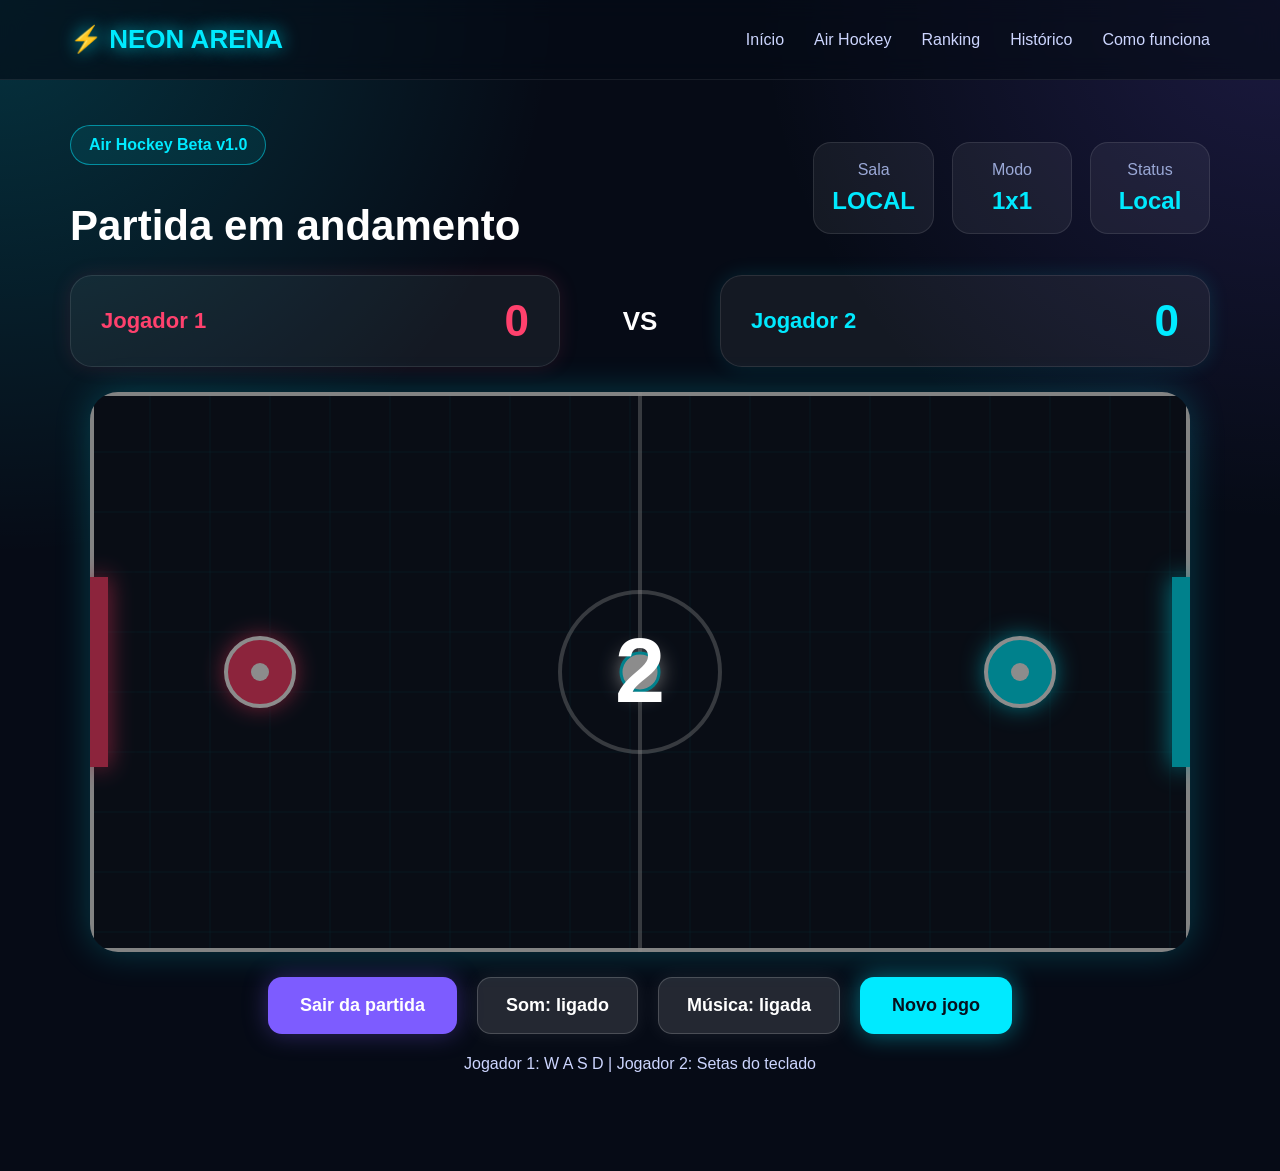
<file: frontend/game.html>
<!DOCTYPE html>
<html lang="pt-BR">

<head>
    <meta charset="UTF-8">
    <title>Partida | Neon Arena</title>
    <link rel="stylesheet" href="style.css?v=1.5.2">
</head>

<body>

    <header class="topbar">
        <div class="logo">⚡ NEON ARENA</div>
        <nav>
            <a href="index.html">Início</a>
            <a href="air-hockey.html">Air Hockey</a>
            <a href="ranking.html">Ranking</a>
            <a href="historico.html">Histórico</a>
            <a href="como-funciona.html">Como funciona</a>
        </nav>
    </header>

    <main class="match-page">

        <section class="match-header">

            <div>
                <span class="badge">Air Hockey Beta v1.0</span>
                <h1>Partida em andamento</h1>
            </div>

            <div class="match-info">
                <div>
                    <span>Sala</span>
                    <strong id="roomCode">----</strong>
                </div>
                <div>
                    <span>Modo</span>
                    <strong id="matchMode">1x1</strong>
                </div>
                <div>
                    <span>Status</span>
                    <strong id="connectionStatus">Local</strong>
                </div>
            </div>

        </section>

        <section class="scoreboard">

            <div class="player-score red-side">
                <span id="playerNameP1">Jogador 1</span>
                <strong id="scoreP1">0</strong>
            </div>

            <div class="versus">VS</div>

            <div class="player-score blue-side">
                <span id="playerNameP2">Jogador 2</span>
                <strong id="scoreP2">0</strong>
            </div>

        </section>

        <canvas id="gameCanvas" width="1100" height="560"></canvas>

        <section class="match-actions">
            <button class="secondary-button" onclick="voltarLobby()">
                Sair da partida
            </button>

            <button class="audio-button" id="audioButton" onclick="alternarAudio()">
                Som: ligado
            </button>

            <button class="audio-button" id="musicButton" onclick="alternarMusica()">
                Música: ligada
            </button>

            <button class="primary-button" onclick="resetarJogo()">
                Novo jogo
            </button>
        </section>

        <p class="controls-text" id="controlsText">
            Jogador 1: W A S D &nbsp;&nbsp; | &nbsp;&nbsp; Jogador 2: Setas do teclado
        </p>

        <section class="post-match-panel" id="postMatchPanel" style="display:none;">
            <div>
                <span class="badge">Resultado</span>
                <h2 id="postMatchTitle">Partida encerrada</h2>
                <p id="postMatchSubtitle">Placar final</p>
            </div>

            <div class="post-match-score">
                <div>
                    <span id="postNameP1">Jogador 1</span>
                    <strong id="postScoreP1">0</strong>
                </div>

                <div class="post-match-versus">VS</div>

                <div>
                    <span id="postNameP2">Jogador 2</span>
                    <strong id="postScoreP2">0</strong>
                </div>
            </div>

            <div class="post-match-actions">
                <button class="primary-button" onclick="resetarJogo()">
                    Novo jogo
                </button>

                <button class="secondary-button" onclick="voltarLobby()">
                    Sair da partida
                </button>

                <button class="audio-button" onclick="alternarAudio()">
                    Som ligado/desligado
                </button>

                <button class="audio-button" onclick="alternarMusica()">
                    Música ligada/desligada
                </button>
            </div>
        </section>

    </main>

    <script src="game.js?v=1.5.2"></script>

</body>

</html>
</file>
<file: frontend/style.css>
*{
    margin:0;
    padding:0;
    box-sizing:border-box;
}

body{
    min-height:100vh;
    background:
        radial-gradient(circle at top left, rgba(0,234,255,0.18), transparent 32%),
        radial-gradient(circle at top right, rgba(125,92,255,0.18), transparent 30%),
        #060b16;
    font-family:Arial, Helvetica, sans-serif;
    color:white;
}

.topbar{
    width:100%;
    height:80px;
    padding:0 70px;
    display:flex;
    align-items:center;
    justify-content:space-between;
    border-bottom:1px solid rgba(255,255,255,0.08);
    background:rgba(6,11,22,0.65);
    backdrop-filter:blur(12px);
}

.logo{
    font-size:26px;
    font-weight:bold;
    color:#00eaff;
    text-shadow:0 0 18px rgba(0,234,255,0.8);
}

nav{
    display:flex;
    gap:30px;
}

nav a{
    color:#cdd6ff;
    text-decoration:none;
    font-size:16px;
}

nav a:hover{
    color:#00eaff;
}

.hero{
    max-width:1200px;
    margin:70px auto 40px;
    padding:0 30px;
    display:grid;
    grid-template-columns:1.1fr .9fr;
    gap:50px;
    align-items:center;
}

.badge{
    display:inline-block;
    padding:10px 18px;
    border:1px solid rgba(0,234,255,0.5);
    border-radius:999px;
    color:#00eaff;
    background:rgba(0,234,255,0.08);
    margin-bottom:25px;
    font-weight:bold;
}

.hero-content h1{
    font-size:64px;
    line-height:1.05;
    margin-bottom:25px;
}

.hero-content p{
    font-size:21px;
    color:#cdd6ff;
    max-width:620px;
    line-height:1.5;
    margin-bottom:35px;
}

.hero-buttons{
    display:flex;
    gap:18px;
    margin-bottom:25px;
}

button{
    border:none;
    cursor:pointer;
    font-weight:bold;
    transition:.2s;
}

button:hover{
    transform:translateY(-2px) scale(1.02);
}

.primary-button{
    padding:17px 32px;
    border-radius:14px;
    background:#00eaff;
    color:#06101e;
    font-size:18px;
    box-shadow:0 0 25px rgba(0,234,255,0.45);
}

.coin-button{
    background:#80ffcf;
    color:#06101e;
    box-shadow:0 0 25px rgba(128,255,207,0.35);
}

.secondary-button{
    padding:17px 32px;
    border-radius:14px;
    background:#7d5cff;
    color:white;
    font-size:18px;
    box-shadow:0 0 25px rgba(125,92,255,0.35);
}

.audio-button{
    padding:17px 28px;
    border-radius:14px;
    background:rgba(255,255,255,0.12);
    color:white;
    font-size:18px;
    border:1px solid rgba(255,255,255,0.18);
    box-shadow:0 0 20px rgba(255,255,255,0.08);
}

.audio-button.muted{
    color:#ffdc50;
    border-color:rgba(255,220,80,0.35);
    background:rgba(255,220,80,0.10);
}

.room-box{
    display:flex;
    gap:12px;
}

.room-box input{
    width:230px;
    padding:15px;
    border-radius:12px;
    border:1px solid rgba(255,255,255,0.18);
    background:rgba(255,255,255,0.08);
    color:white;
    font-size:17px;
    text-align:center;
}

.room-box input::placeholder{
    color:#96a2c8;
}

.room-box button{
    padding:15px 24px;
    border-radius:12px;
    background:rgba(255,255,255,0.14);
    color:white;
    border:1px solid rgba(255,255,255,0.18);
}

.hero-card{
    background:rgba(255,255,255,0.06);
    border:1px solid rgba(255,255,255,0.10);
    border-radius:30px;
    padding:35px;
    box-shadow:0 0 40px rgba(0,234,255,0.18);
}

.hero-card h2{
    font-size:34px;
    margin-bottom:8px;
}

.game-status{
    color:#80ffcf;
    font-weight:bold;
    margin-bottom:25px;
}

.arena-preview{
    position:relative;
    height:260px;
    border-radius:22px;
    background:#101827;
    border:3px solid rgba(255,255,255,0.9);
    overflow:hidden;
    box-shadow:inset 0 0 30px rgba(0,234,255,0.18);
}

.center-line{
    position:absolute;
    left:50%;
    top:0;
    width:3px;
    height:100%;
    background:rgba(255,255,255,0.35);
}

.goal{
    position:absolute;
    width:12px;
    height:90px;
    top:85px;
}

.goal.left{
    left:0;
    background:#ff416d;
}

.goal.right{
    right:0;
    background:#00eaff;
}

.player{
    position:absolute;
    width:52px;
    height:52px;
    border-radius:50%;
    top:104px;
    box-shadow:0 0 18px currentColor;
}

.player.red{
    left:80px;
    background:#ff416d;
    color:#ff416d;
}

.player.blue{
    right:80px;
    background:#00eaff;
    color:#00eaff;
}

.puck{
    position:absolute;
    width:34px;
    height:34px;
    border-radius:50%;
    background:white;
    left:50%;
    top:50%;
    transform:translate(-50%, -50%);
    box-shadow:0 0 18px #00eaff;
}

.mini-text{
    margin-top:22px;
    color:#cdd6ff;
    font-size:16px;
    line-height:1.5;
}

.stats{
    max-width:1200px;
    margin:40px auto;
    padding:0 30px;
    display:grid;
    grid-template-columns:repeat(4,1fr);
    gap:20px;
}

.stat-card{
    background:rgba(255,255,255,0.06);
    border:1px solid rgba(255,255,255,0.10);
    border-radius:22px;
    padding:25px;
}

.stat-card span{
    display:block;
    color:#9aa8d6;
    margin-bottom:10px;
}

.stat-card strong{
    font-size:30px;
    color:#00eaff;
}

.games-section{
    max-width:1200px;
    margin:55px auto;
    padding:0 30px 60px;
}

.games-section h2{
    font-size:34px;
    margin-bottom:25px;
}

.games-grid{
    display:grid;
    grid-template-columns:repeat(4,1fr);
    gap:20px;
}

.game-card{
    padding:25px;
    border-radius:22px;
    background:rgba(255,255,255,0.05);
    border:1px solid rgba(255,255,255,0.10);
}

.game-card h3{
    font-size:22px;
    margin-bottom:12px;
}

.game-card p{
    color:#9aa8d6;
}

.game-card.active{
    border-color:rgba(0,234,255,0.8);
    box-shadow:0 0 25px rgba(0,234,255,0.18);
}

.game-lobby{
    max-width:1200px;
    margin:80px auto;
    padding:0 30px;
    display:grid;
    grid-template-columns:1.1fr .9fr;
    gap:45px;
    align-items:start;
}

.lobby-panel,
.rules-panel{
    background:rgba(255,255,255,0.06);
    border:1px solid rgba(255,255,255,0.10);
    border-radius:30px;
    padding:40px;
    box-shadow:0 0 35px rgba(0,234,255,0.12);
}

.lobby-panel h1{
    font-size:54px;
    line-height:1.05;
    margin-bottom:22px;
}

.lobby-panel p{
    font-size:20px;
    color:#cdd6ff;
    line-height:1.5;
    margin-bottom:35px;
}

.lobby-actions{
    display:flex;
    flex-direction:column;
    gap:18px;
    max-width:430px;
}

.account-panel{
    padding:18px;
    border-radius:18px;
    background:rgba(255,255,255,0.05);
    border:1px solid rgba(255,255,255,0.10);
}

.account-header{
    display:flex;
    align-items:center;
    justify-content:space-between;
    gap:12px;
    margin-bottom:14px;
}

.account-header strong{
    color:white;
    font-size:18px;
}

.account-header span,
.logged-panel span{
    color:#9aa8d6;
}

.account-panel input{
    width:100%;
    padding:14px;
    margin-bottom:10px;
    border-radius:12px;
    border:1px solid rgba(255,255,255,0.18);
    background:rgba(255,255,255,0.08);
    color:white;
    font-size:16px;
}

.account-actions{
    display:grid;
    grid-template-columns:1fr 1fr;
    gap:10px;
}

.account-actions button,
.logged-panel button{
    padding:13px 16px;
    border-radius:12px;
    background:rgba(255,255,255,0.14);
    color:white;
    border:1px solid rgba(255,255,255,0.18);
}

.logged-panel{
    flex-direction:column;
    gap:10px;
}

.logged-panel strong{
    color:#00eaff;
    font-size:22px;
}

.arena-chat-panel{
    margin-top:30px;
    padding:18px;
    border-radius:18px;
    background:rgba(255,255,255,0.05);
    border:1px solid rgba(255,255,255,0.10);
}

.arena-chat-header{
    display:flex;
    justify-content:space-between;
    align-items:center;
    gap:12px;
    margin-bottom:14px;
}

.arena-chat-header strong{
    display:block;
    color:#00eaff;
    font-size:20px;
}

.arena-chat-header span{
    display:block;
    color:#80ffcf;
    font-size:13px;
    margin-top:4px;
}

.arena-chat-messages{
    height:260px;
    overflow-y:auto;
    display:flex;
    flex-direction:column;
    gap:10px;
    padding-right:4px;
}

.arena-chat-message{
    padding:12px;
    border-radius:14px;
    background:rgba(6,11,22,0.48);
    border:1px solid rgba(255,255,255,0.08);
}

.arena-chat-message div{
    display:flex;
    justify-content:space-between;
    gap:10px;
    margin-bottom:7px;
}

.arena-chat-message strong{
    color:white;
}

.arena-chat-message span{
    color:#9aa8d6;
    font-size:12px;
}

.arena-chat-message p{
    margin:0;
    color:#d8e0ff;
    font-size:15px;
    line-height:1.35;
    word-break:break-word;
}

.arena-chat-form{
    display:flex;
    gap:10px;
    margin-top:14px;
}

.arena-chat-form input{
    flex:1;
    min-width:0;
    padding:14px;
    border-radius:12px;
    border:1px solid rgba(255,255,255,0.18);
    background:rgba(255,255,255,0.08);
    color:white;
    font-size:16px;
}

.arena-chat-form input::placeholder{
    color:#96a2c8;
}

.arena-chat-form button{
    padding:14px 18px;
    border-radius:12px;
    background:#00eaff;
    color:#06101e;
}

.button-link{
    display:inline-block;
    text-decoration:none;
    text-align:center;
}

.back-link{
    display:inline-block;
    margin-top:35px;
    color:#9bc3ff;
    text-decoration:none;
}

.back-link:hover{
    color:#00eaff;
}

.rules-panel h2{
    font-size:34px;
    margin-bottom:28px;
}

.rule{
    display:flex;
    gap:18px;
    align-items:flex-start;
    padding:18px;
    margin-bottom:15px;
    border-radius:18px;
    background:rgba(255,255,255,0.05);
}

.rule strong{
    min-width:36px;
    height:36px;
    border-radius:50%;
    background:#00eaff;
    color:#06101e;
    display:flex;
    align-items:center;
    justify-content:center;
    font-weight:bold;
}

.rule span{
    color:#d8e0ff;
    line-height:1.45;
}

.history-panel{
    margin-top:32px;
    padding-top:28px;
    border-top:1px solid rgba(255,255,255,0.10);
}

.history-header{
    display:flex;
    align-items:center;
    justify-content:space-between;
    gap:16px;
    margin-bottom:18px;
}

.history-header h2{
    margin-bottom:0;
}

.history-header button{
    padding:10px 16px;
    border-radius:12px;
    background:rgba(255,255,255,0.12);
    color:white;
    border:1px solid rgba(255,255,255,0.18);
}

.history-summary{
    display:grid;
    grid-template-columns:repeat(4,1fr);
    gap:12px;
    margin-bottom:24px;
}

.history-summary div{
    padding:16px;
    border-radius:16px;
    background:rgba(255,255,255,0.05);
    border:1px solid rgba(255,255,255,0.10);
}

.history-summary span{
    display:block;
    color:#9aa8d6;
    font-size:13px;
    margin-bottom:8px;
}

.history-summary strong{
    color:#00eaff;
    font-size:24px;
}

.history-panel h3{
    margin:22px 0 12px;
    font-size:20px;
}

.ranking-list,
.match-history-list{
    display:flex;
    flex-direction:column;
    gap:10px;
}

.ranking-row,
.history-row{
    padding:14px;
    border-radius:14px;
    background:rgba(255,255,255,0.05);
    border:1px solid rgba(255,255,255,0.10);
}

.ranking-row{
    display:flex;
    justify-content:space-between;
    gap:12px;
}

.ranking-row strong,
.history-row strong{
    color:white;
}

.ranking-row span,
.history-row span,
.history-row small,
.empty-history{
    color:#9aa8d6;
}

.history-row span,
.history-row small{
    display:block;
    margin-top:6px;
}

.sala-box{
    margin-top:30px;
    padding:25px;
    border-radius:20px;
    background:rgba(0,234,255,0.08);
    border:1px solid rgba(0,234,255,0.35);
    text-align:center;
}

.sala-box h2{
    margin-bottom:15px;
    color:#00eaff;
}

.codigo-sala{
    font-size:32px;
    font-weight:bold;
    color:white;
    margin-bottom:15px;
}

.sala-box-card{
    text-align:center;
}

.codigo-grande{
    margin:25px auto;
    padding:22px;
    max-width:300px;
    border-radius:18px;
    background:rgba(0,234,255,0.10);
    border:1px solid rgba(0,234,255,0.40);
    color:#00eaff;
    font-size:48px;
    font-weight:bold;
    letter-spacing:8px;
    box-shadow:0 0 25px rgba(0,234,255,0.18);
}

.status-sala{
    margin:25px 0;
    padding:16px;
    border-radius:16px;
    background:rgba(255,220,80,0.10);
    border:1px solid rgba(255,220,80,0.35);
    color:#ffdc50;
    font-weight:bold;
}

.room-status-grid{
    display:grid;
    grid-template-columns:repeat(3, 1fr);
    gap:12px;
    margin:0 0 24px;
}

.room-status-grid div{
    padding:14px;
    border-radius:14px;
    background:rgba(255,255,255,0.05);
    border:1px solid rgba(255,255,255,0.10);
}

.room-status-grid span{
    display:block;
    color:#9aa8d6;
    font-size:13px;
    margin-bottom:7px;
}

.room-status-grid strong{
    color:#00eaff;
    font-size:18px;
}

.match-page{
    max-width:1200px;
    margin:45px auto;
    padding:0 30px 50px;
}

.match-header{
    display:flex;
    justify-content:space-between;
    align-items:center;
    margin-bottom:25px;
}

.match-header h1{
    font-size:42px;
    margin-top:12px;
}

.match-info{
    display:flex;
    flex-wrap:wrap;
    justify-content:flex-end;
    gap:18px;
}

.match-info div{
    min-width:120px;
    padding:18px;
    border-radius:18px;
    background:rgba(255,255,255,0.06);
    border:1px solid rgba(255,255,255,0.10);
    text-align:center;
}

.match-info span{
    display:block;
    color:#9aa8d6;
    margin-bottom:8px;
}

.match-info strong{
    color:#00eaff;
    font-size:24px;
}

.connection-panel{
    margin-bottom:20px;
    padding:16px 20px;
    border-radius:18px;
    background:rgba(255,220,80,0.10);
    border:1px solid rgba(255,220,80,0.35);
}

.connection-panel strong{
    display:block;
    color:#ffdc50;
    font-size:18px;
    margin-bottom:5px;
}

.connection-panel span{
    color:#d8e0ff;
    line-height:1.35;
}

.connection-panel.online{
    background:rgba(128,255,207,0.09);
    border-color:rgba(128,255,207,0.35);
}

.connection-panel.online strong{
    color:#80ffcf;
}

.connection-panel.warning{
    background:rgba(255,220,80,0.10);
    border-color:rgba(255,220,80,0.35);
}

.connection-panel.danger{
    background:rgba(255,65,109,0.10);
    border-color:rgba(255,65,109,0.40);
}

.connection-panel.danger strong{
    color:#ff416d;
}

.scoreboard{
    display:grid;
    grid-template-columns:1fr 120px 1fr;
    gap:20px;
    align-items:center;
    margin-bottom:25px;
}

.player-score{
    padding:20px 30px;
    border-radius:22px;
    background:rgba(255,255,255,0.06);
    border:1px solid rgba(255,255,255,0.10);
    display:flex;
    justify-content:space-between;
    align-items:center;
}

.player-score span{
    font-size:22px;
    font-weight:bold;
}

.player-score strong{
    font-size:44px;
}

.red-side{
    color:#ff416d;
    box-shadow:0 0 20px rgba(255,65,109,0.12);
}

.blue-side{
    color:#00eaff;
    box-shadow:0 0 20px rgba(0,234,255,0.12);
}

.versus{
    text-align:center;
    color:white;
    font-size:26px;
    font-weight:bold;
}

.game-arena{
    position:relative;
    height:560px;
    border-radius:30px;
    background:
        radial-gradient(circle at center, rgba(0,234,255,0.10), transparent 35%),
        #101827;
    border:4px solid rgba(255,255,255,0.92);
    overflow:hidden;
    box-shadow:
        0 0 35px rgba(0,234,255,0.22),
        inset 0 0 35px rgba(0,234,255,0.12);
}

.goal{
    position:absolute;
    width:16px;
    height:170px;
    top:50%;
    transform:translateY(-50%);
}

.goal-left{
    left:0;
    background:#ff416d;
    box-shadow:0 0 18px rgba(255,65,109,0.9);
}

.goal-right{
    right:0;
    background:#00eaff;
    box-shadow:0 0 18px rgba(0,234,255,0.9);
}

.arena-center-line{
    position:absolute;
    top:0;
    left:50%;
    width:4px;
    height:100%;
    background:rgba(255,255,255,0.35);
}

.arena-center-circle{
    position:absolute;
    width:160px;
    height:160px;
    border:4px solid rgba(255,255,255,0.35);
    border-radius:50%;
    left:50%;
    top:50%;
    transform:translate(-50%, -50%);
}

.mallet{
    position:absolute;
    width:68px;
    height:68px;
    border-radius:50%;
    top:50%;
    transform:translateY(-50%);
    border:4px solid white;
}

.mallet-red{
    left:160px;
    background:#ff416d;
    box-shadow:0 0 25px rgba(255,65,109,0.9);
}

.mallet-blue{
    right:160px;
    background:#00eaff;
    box-shadow:0 0 25px rgba(0,234,255,0.9);
}

.game-puck{
    position:absolute;
    width:38px;
    height:38px;
    border-radius:50%;
    left:50%;
    top:50%;
    transform:translate(-50%, -50%);
    background:white;
    box-shadow:0 0 25px rgba(255,255,255,0.9);
}

.match-actions{
    margin-top:25px;
    display:flex;
    justify-content:center;
    flex-wrap:wrap;
    gap:20px;
}

.controls-text{
    margin-top:18px;
    color:#cdd6ff;
    text-align:center;
    font-size:16px;
    line-height:1.5;
}

.post-match-panel{
    margin-top:28px;
    padding:30px;
    border-radius:24px;
    background:rgba(255,255,255,0.06);
    border:1px solid rgba(255,255,255,0.12);
    box-shadow:0 0 30px rgba(0,234,255,0.14);
}

.post-match-panel h2{
    font-size:34px;
    margin-bottom:10px;
}

.post-match-panel p{
    color:#cdd6ff;
    font-size:18px;
}

.post-match-score{
    display:grid;
    grid-template-columns:1fr 90px 1fr;
    gap:18px;
    align-items:center;
    margin:24px 0;
}

.post-match-score div{
    padding:20px;
    border-radius:18px;
    background:rgba(255,255,255,0.05);
    border:1px solid rgba(255,255,255,0.10);
    text-align:center;
}

.post-match-score span,
.post-match-stats span{
    display:block;
    color:#9aa8d6;
    margin-bottom:8px;
}

.post-match-score strong{
    color:#00eaff;
    font-size:44px;
}

.post-match-versus{
    background:transparent !important;
    border:none !important;
    color:white;
    font-size:24px;
    font-weight:bold;
}

.post-match-stats{
    display:grid;
    grid-template-columns:1fr 1fr;
    gap:16px;
}

.post-match-stats div{
    padding:18px;
    border-radius:16px;
    background:rgba(255,255,255,0.05);
    border:1px solid rgba(255,255,255,0.10);
}

.post-match-stats strong{
    color:white;
}

.post-match-actions{
    display:flex;
    justify-content:center;
    flex-wrap:wrap;
    gap:16px;
    margin-top:24px;
}

#gameCanvas{
    width:100%;
    max-width:1100px;
    height:auto;
    display:block;
    margin:0 auto;
    border-radius:28px;
    box-shadow:
        0 0 35px rgba(0,234,255,0.22),
        inset 0 0 35px rgba(0,234,255,0.12);
    background:#101827;
    touch-action:none;
}

.mobile-controls{
    display:none;
    width:min(320px, 92vw);
    margin:18px auto 0;
    grid-template-columns:repeat(3, 82px);
    grid-template-rows:repeat(3, 66px);
    justify-content:center;
    gap:10px;
    touch-action:none;
}

.touch-button{
    width:82px;
    height:66px;
    border-radius:18px;
    background:rgba(255,255,255,0.11);
    color:white;
    border:1px solid rgba(255,255,255,0.20);
    box-shadow:0 0 20px rgba(0,234,255,0.10);
    font-size:14px;
    font-weight:bold;
    user-select:none;
}

.touch-button.active{
    background:#00eaff;
    color:#06101e;
    box-shadow:0 0 24px rgba(0,234,255,0.45);
    transform:scale(0.96);
}

.touch-up{
    grid-column:2;
    grid-row:1;
}

.touch-left{
    grid-column:1;
    grid-row:2;
}

.touch-down{
    grid-column:2;
    grid-row:2;
}

.touch-right{
    grid-column:3;
    grid-row:2;
}

@media(max-width:900px){
    .topbar{
        height:68px;
        padding:0 18px;
    }

    .logo{
        font-size:20px;
    }

    nav{
        display:none;
    }

    .hero{
        grid-template-columns:1fr;
        margin-top:40px;
    }

    .hero-content h1{
        font-size:44px;
    }

    .stats,
    .games-grid{
        grid-template-columns:1fr;
    }

    .hero-buttons,
    .room-box{
        flex-direction:column;
    }

    .room-box input{
        width:100%;
    }

    .game-lobby{
        grid-template-columns:1fr;
        margin:28px auto;
        padding:0 16px;
    }

    .lobby-panel,
    .rules-panel{
        padding:24px;
        border-radius:22px;
    }

    .lobby-panel h1{
        font-size:34px;
    }

    .lobby-panel p{
        font-size:17px;
    }

    .lobby-actions{
        max-width:none;
    }

    .primary-button,
    .secondary-button,
    .audio-button{
        width:100%;
        min-height:54px;
        padding:15px 18px;
        font-size:16px;
        border-radius:12px;
    }

    .account-actions{
        grid-template-columns:1fr;
    }

    .arena-chat-form{
        flex-direction:column;
    }

    .arena-chat-form button{
        min-height:50px;
    }

    .arena-chat-messages{
        height:230px;
    }

    .match-header{
        flex-direction:column;
        align-items:flex-start;
        gap:20px;
    }

    .match-page{
        margin:24px auto;
        padding:0 14px 38px;
    }

    .match-header h1{
        font-size:30px;
    }

    .match-info{
        width:100%;
        display:grid;
        grid-template-columns:1fr 1fr;
        gap:10px;
    }

    .match-info div{
        width:100%;
        min-width:0;
        padding:14px;
    }

    .match-info strong{
        font-size:18px;
    }

    .connection-panel{
        padding:14px;
        border-radius:14px;
    }

    .scoreboard{
        grid-template-columns:1fr;
        gap:10px;
        margin-bottom:16px;
    }

    .player-score{
        padding:14px 18px;
        border-radius:16px;
    }

    .player-score span{
        font-size:16px;
    }

    .player-score strong{
        font-size:34px;
    }

    .versus{
        display:none;
    }

    .game-arena{
        height:420px;
    }

    .match-actions button{
        width:100%;
    }

    .mobile-controls{
        display:grid;
    }

    .room-status-grid{
        grid-template-columns:1fr;
    }

    #gameCanvas{
        border-radius:18px;
        max-height:42vh;
        object-fit:contain;
    }

    .touch-button{
        min-height:66px;
    }

    .post-match-score,
    .post-match-stats{
        grid-template-columns:1fr;
    }

    .post-match-versus{
        display:none;
    }

    .history-summary{
        grid-template-columns:1fr;
    }

    .ranking-row{
        flex-direction:column;
    }
}

/* Neon Arena v1.4 lobby redesign */
.home-screen,
.arena-lobby-screen{
    background:
        linear-gradient(rgba(7,12,17,0.74), rgba(7,12,17,0.84)),
        radial-gradient(circle at 15% 20%, rgba(0,234,255,0.20), transparent 28%),
        radial-gradient(circle at 85% 10%, rgba(128,255,207,0.12), transparent 25%),
        #12191d;
}

.home-screen::before,
.arena-lobby-screen::before{
    content:"";
    position:fixed;
    inset:0;
    pointer-events:none;
    opacity:.16;
    background:
        linear-gradient(35deg, transparent 0 30%, rgba(255,255,255,.08) 30% 31%, transparent 31% 100%),
        repeating-linear-gradient(115deg, rgba(255,255,255,.05) 0 2px, transparent 2px 90px);
}

.clean-topbar,
.arena-topbar{
    position:sticky;
    top:0;
    z-index:20;
    height:70px;
    padding:0 42px;
    background:rgba(17,24,29,0.76);
    border-bottom:1px solid rgba(255,255,255,0.08);
}

.clean-topbar .logo,
.arena-topbar .logo{
    color:white;
    text-shadow:none;
    letter-spacing:.4px;
}

.arena-nav{
    display:flex;
    align-items:center;
}

.clean-topbar nav{
    display:flex;
}

.arena-nav button{
    color:#d8e0ff;
    background:transparent;
    font-size:16px;
    font-weight:bold;
}

.arena-nav button:hover,
.arena-nav a:hover{
    color:#00eaff;
    transform:none;
}

.top-account{
    display:flex;
    align-items:center;
    gap:12px;
    padding:8px 12px;
    border-radius:999px;
    background:rgba(255,255,255,0.10);
    border:1px solid rgba(255,255,255,0.10);
}

.top-account strong{
    color:white;
}

.top-account span{
    color:#80ffcf;
    font-size:13px;
}

.top-bonus{
    padding:10px 14px;
    border-radius:999px;
    background:#c8b079;
    color:#11181d;
}

.home-shell{
    position:relative;
    z-index:1;
    min-height:calc(100vh - 70px);
    max-width:1280px;
    margin:0 auto;
    padding:86px 42px 46px;
    display:grid;
    grid-template-columns:1.05fr .95fr;
    gap:68px;
    align-items:center;
}

.home-copy h1{
    max-width:720px;
    font-size:72px;
    line-height:.98;
    margin:24px 0;
}

.home-copy p{
    max-width:640px;
    color:#d8e0ff;
    font-size:22px;
    line-height:1.45;
    margin-bottom:18px;
}

.home-main-button{
    min-width:230px;
}

.beta-notice{
    width:fit-content;
    max-width:640px;
    margin:0 0 28px;
    padding:14px 18px;
    border-radius:12px;
    color:#ffdc50;
    background:rgba(255,220,80,0.10);
    border:1px solid rgba(255,220,80,0.28);
    font-weight:bold;
    line-height:1.35;
}

.beta-notice.compact{
    margin:14px 0 0;
    font-size:14px;
}

.home-online-counter{
    width:fit-content;
    margin-top:22px;
    padding:14px 18px;
    border-radius:999px;
    background:rgba(255,255,255,0.08);
    border:1px solid rgba(255,255,255,0.10);
    display:flex;
    align-items:center;
    gap:10px;
}

.home-online-counter strong{
    color:#00eaff;
    font-size:24px;
}

.home-online-counter span{
    color:#cdd6ff;
    font-weight:bold;
}

.home-arena-card{
    padding:28px;
    border-radius:26px;
    background:rgba(255,255,255,0.08);
    border:1px solid rgba(255,255,255,0.14);
    box-shadow:0 24px 80px rgba(0,0,0,0.28);
}

.home-arena-top,
.home-arena-bottom{
    display:flex;
    align-items:center;
    justify-content:space-between;
    gap:18px;
}

.home-arena-top span,
.home-arena-bottom span{
    color:#cdd6ff;
}

.home-arena-top strong,
.home-arena-bottom strong{
    color:#80ffcf;
}

.home-preview{
    margin:22px 0;
    height:310px;
}

.arena-shell{
    position:relative;
    z-index:1;
    width:min(1780px, 100%);
    margin:0 auto;
    padding:34px 42px 54px;
    display:grid;
    grid-template-columns:minmax(0, 1fr) 330px;
    gap:26px;
}

.arena-main,
.arena-side,
.drawer-content{
    background:rgba(18,25,31,0.82);
    border:1px solid rgba(255,255,255,0.11);
    box-shadow:0 20px 70px rgba(0,0,0,0.28);
}

.arena-main{
    border-radius:22px;
    padding:26px;
}

.arena-title-row,
.section-heading,
.history-header{
    display:flex;
    align-items:center;
    justify-content:space-between;
    gap:18px;
}

.arena-title-row h1{
    font-size:46px;
    margin:0;
}

.online-pill{
    min-width:132px;
    padding:14px;
    border-radius:16px;
    background:rgba(255,255,255,0.08);
    text-align:center;
}

.online-pill strong{
    display:block;
    color:#00eaff;
    font-size:30px;
}

.online-pill span{
    color:#aab6d8;
    font-size:13px;
}

.login-strip{
    margin:24px 0;
}

.login-strip .account-panel{
    max-width:none;
    border-radius:16px;
    background:rgba(255,255,255,0.08);
}

.login-grid{
    display:grid;
    grid-template-columns:repeat(4, 1fr);
    gap:10px;
}

.login-grid input{
    margin-bottom:0;
}

.login-strip .account-actions{
    margin-top:10px;
    display:flex;
    justify-content:flex-end;
}

.login-strip .account-actions button{
    min-width:150px;
}

.stake-section{
    padding-top:12px;
}

.section-heading{
    margin:12px 0 18px;
}

.section-heading h2{
    font-size:25px;
}

.section-heading span{
    color:#aab6d8;
}

.stake-grid{
    display:grid;
    grid-template-columns:repeat(6, minmax(132px, 1fr));
    gap:14px;
}

.stake-card{
    min-height:168px;
    padding:20px 14px;
    border-radius:8px;
    background:
        linear-gradient(180deg, rgba(240,245,242,0.94), rgba(145,156,163,0.94));
    color:#263037;
    border:1px solid rgba(255,255,255,0.45);
    box-shadow:0 12px 28px rgba(0,0,0,0.20);
    display:flex;
    flex-direction:column;
    justify-content:center;
    align-items:center;
    gap:8px;
}

.stake-card strong{
    font-size:31px;
}

.stake-card span{
    font-weight:bold;
}

.stake-card small{
    color:#52606a;
}

.stake-card:hover{
    transform:translateY(-4px);
    box-shadow:0 20px 36px rgba(0,0,0,0.28);
}

.free-card{
    background:
        linear-gradient(180deg, rgba(255,255,255,0.96), rgba(202,210,212,0.92));
}

.featured-stake{
    background:
        linear-gradient(180deg, rgba(218,235,180,0.96), rgba(146,180,82,0.96));
}

.high-stake{
    background:
        linear-gradient(180deg, rgba(229,223,204,0.96), rgba(165,143,94,0.96));
}

.quick-play-grid{
    display:grid;
    grid-template-columns:1fr 1fr;
    gap:18px;
    margin-top:24px;
}

.quick-card,
.side-card{
    padding:22px;
    border-radius:16px;
    background:rgba(255,255,255,0.07);
    border:1px solid rgba(255,255,255,0.10);
}

.quick-card h2,
.side-card h2{
    font-size:25px;
    margin-bottom:8px;
}

.quick-card p,
.side-card p{
    color:#cdd6ff;
    line-height:1.45;
    margin-bottom:18px;
}

.private-actions{
    display:grid;
    gap:12px;
}

.bot-levels{
    margin-top:12px;
    display:grid;
    grid-template-columns:repeat(4, 1fr);
    gap:10px;
}

.bot-levels button{
    padding:13px 10px;
    border-radius:10px;
    color:white;
    background:rgba(255,255,255,0.13);
    border:1px solid rgba(255,255,255,0.14);
}

.arena-side{
    border-radius:22px;
    padding:18px;
    display:flex;
    flex-direction:column;
    gap:18px;
}

.compact-preview{
    height:180px;
    margin:16px 0;
}

.wallet-card strong{
    display:block;
    color:#00eaff;
    font-size:42px;
    margin:8px 0;
}

.wallet-card span,
.wallet-card small{
    color:#aab6d8;
}

.arena-wait-card{
    min-height:560px;
    display:flex;
    flex-direction:column;
    justify-content:center;
}

.wait-actions{
    display:flex;
    justify-content:center;
    flex-wrap:wrap;
    gap:12px;
}

.drawer-panel{
    position:fixed;
    inset:0;
    z-index:80;
    background:rgba(0,0,0,0.54);
    padding:34px;
}

.drawer-content{
    width:min(760px, 100%);
    max-height:calc(100vh - 68px);
    margin-left:auto;
    overflow:auto;
    border-radius:20px;
    padding:28px;
}

.drawer-close{
    float:right;
    padding:10px 16px;
    border-radius:999px;
    color:white;
    background:rgba(255,255,255,0.12);
    border:1px solid rgba(255,255,255,0.14);
}

.drawer-section h2{
    font-size:34px;
    margin-bottom:22px;
}

.drawer-section h3{
    margin:24px 0 12px;
}

@media(max-width:1100px){
    .home-shell,
    .arena-shell{
        grid-template-columns:1fr;
    }

    .arena-side{
        display:none;
    }

    .stake-grid{
        grid-template-columns:repeat(3, 1fr);
    }

    .login-grid,
    .quick-play-grid{
        grid-template-columns:1fr;
    }
}

@media(max-width:700px){
    .clean-topbar,
    .arena-topbar{
        height:auto;
        min-height:70px;
        padding:14px 18px;
        align-items:flex-start;
        gap:14px;
        flex-direction:column;
    }

    .clean-topbar nav,
    .arena-nav{
        display:flex;
    }

    .arena-nav,
    .top-account{
        width:100%;
        flex-wrap:wrap;
    }

    .home-shell,
    .arena-shell{
        padding:28px 16px;
    }

    .home-copy h1{
        font-size:42px;
    }

    .stake-grid{
        grid-template-columns:1fr 1fr;
    }

    .stake-card{
        min-height:138px;
    }

    .arena-title-row,
    .section-heading{
        align-items:flex-start;
        flex-direction:column;
    }
}

/* Neon Arena v1.5 platform flow */
.neon-page .nav-button,
.profile-menu,
.online-chip{
    border:1px solid rgba(255,255,255,0.12);
    background:rgba(255,255,255,0.08);
    color:#d8e0ff;
    border-radius:999px;
    padding:9px 13px;
    font-weight:bold;
}

.online-chip{
    display:flex;
    align-items:center;
    gap:6px;
    color:#d8e0ff;
    white-space:nowrap;
}

.online-chip strong{
    color:#00eaff;
}

.auth-modal{
    position:fixed;
    inset:0;
    z-index:120;
    align-items:center;
    justify-content:center;
    padding:24px;
    background:rgba(0,0,0,0.68);
}

.auth-card{
    width:min(520px, 100%);
    padding:30px;
    border-radius:22px;
    background:rgba(18,25,31,0.96);
    border:1px solid rgba(255,255,255,0.14);
    box-shadow:0 28px 90px rgba(0,0,0,0.48), 0 0 38px rgba(0,234,255,0.13);
}

.auth-card h2{
    font-size:38px;
    margin:12px 0;
}

.auth-card p{
    color:#cdd6ff;
    line-height:1.45;
    margin-bottom:20px;
}

.auth-grid{
    display:grid;
    gap:12px;
}

.auth-grid input,
.chat-form input{
    width:100%;
    padding:15px;
    border-radius:12px;
    border:1px solid rgba(255,255,255,0.16);
    background:rgba(255,255,255,0.08);
    color:white;
    font-size:16px;
}

.auth-actions{
    display:grid;
    grid-template-columns:1fr 1fr;
    gap:12px;
    margin-top:16px;
}

.chat-panel{
    position:fixed;
    top:86px;
    right:22px;
    bottom:22px;
    z-index:100;
    width:min(390px, calc(100vw - 28px));
    padding:18px;
    border-radius:20px;
    background:rgba(18,25,31,0.96);
    border:1px solid rgba(255,255,255,0.14);
    box-shadow:0 24px 80px rgba(0,0,0,0.45);
    flex-direction:column;
    gap:14px;
}

.chat-header{
    display:flex;
    justify-content:space-between;
    gap:16px;
    align-items:flex-start;
}

.chat-header strong{
    display:block;
    color:#00eaff;
    font-size:20px;
}

.chat-header span{
    color:#aab6d8;
    font-size:13px;
}

.chat-header button,
.chat-form button{
    border-radius:999px;
    padding:10px 14px;
    color:white;
    background:rgba(255,255,255,0.10);
    border:1px solid rgba(255,255,255,0.12);
}

.chat-messages{
    min-height:0;
    flex:1;
    overflow:auto;
    display:flex;
    flex-direction:column;
    gap:10px;
    padding-right:4px;
}

.chat-message{
    padding:12px;
    border-radius:14px;
    background:rgba(255,255,255,0.08);
    border:1px solid rgba(255,255,255,0.08);
}

.chat-message div{
    display:flex;
    justify-content:space-between;
    gap:12px;
}

.chat-message strong{
    color:#80ffcf;
}

.chat-message span,
.chat-message p{
    color:#d8e0ff;
}

.chat-message p{
    margin-top:6px;
    line-height:1.35;
}

.chat-form{
    display:grid;
    grid-template-columns:1fr auto;
    gap:10px;
}

.wide-lobby{
    grid-template-columns:1fr;
    width:min(1660px, 100%);
}

.wide-lobby .arena-main{
    min-height:calc(100vh - 140px);
}

.lobby-title-row p{
    color:#cdd6ff;
    font-size:18px;
    margin-top:8px;
}

.expanded-stake-grid{
    grid-template-columns:repeat(6, minmax(150px, 1fr));
}

.expanded-stake-grid .stake-card{
    min-height:178px;
}

.lobby-tools{
    grid-template-columns:1.1fr .9fr;
}

.info-page-shell{
    width:min(1720px, 100%);
    margin:0 auto;
    padding:48px 54px 70px;
}

.info-hero{
    min-height:220px;
    padding:34px;
    border-radius:22px;
    display:flex;
    align-items:center;
    justify-content:space-between;
    gap:28px;
    background:rgba(18,25,31,0.78);
    border:1px solid rgba(255,255,255,0.11);
    box-shadow:0 20px 70px rgba(0,0,0,0.28);
}

.info-hero h1{
    font-size:56px;
    line-height:1;
    margin:12px 0;
}

.info-hero p{
    max-width:720px;
    color:#cdd6ff;
    font-size:20px;
    line-height:1.45;
}

.rank-podium{
    min-width:420px;
    display:grid;
    grid-template-columns:1fr 1.2fr 1fr;
    align-items:end;
    gap:12px;
}

.rank-podium div{
    min-height:120px;
    padding:18px;
    border-radius:16px;
    background:linear-gradient(180deg, rgba(255,255,255,0.18), rgba(255,255,255,0.07));
    border:1px solid rgba(255,255,255,0.14);
    text-align:center;
}

.rank-podium .champion{
    min-height:170px;
    background:linear-gradient(180deg, rgba(200,176,121,0.82), rgba(98,78,39,0.76));
}

.rank-podium span{
    display:block;
    font-size:34px;
    color:#00eaff;
    font-weight:bold;
}

.rank-podium strong{
    display:block;
    margin-top:12px;
    color:white;
}

.ranking-board{
    margin-top:24px;
    display:grid;
    gap:8px;
}

.ranking-line{
    display:grid;
    grid-template-columns:70px 1fr 160px 110px;
    align-items:center;
    gap:14px;
    padding:18px 22px;
    border-radius:10px;
    background:rgba(255,255,255,0.11);
    border:1px solid rgba(255,255,255,0.08);
}

.ranking-line span{
    color:#00eaff;
    font-size:22px;
    font-weight:bold;
}

.ranking-line strong{
    color:white;
    font-size:18px;
}

.ranking-line em,
.ranking-line b{
    color:#d8e0ff;
    font-style:normal;
}

.ranking-line.top-rank{
    background:linear-gradient(90deg, rgba(200,176,121,0.38), rgba(255,255,255,0.10));
}

.history-grid-page{
    margin-top:24px;
    display:grid;
    grid-template-columns:1fr 1.2fr 1.2fr;
    gap:18px;
}

.info-card{
    padding:24px;
    border-radius:18px;
    background:rgba(18,25,31,0.82);
    border:1px solid rgba(255,255,255,0.11);
}

.info-card h2{
    margin-bottom:16px;
}

.how-grid{
    margin-top:24px;
    display:grid;
    grid-template-columns:repeat(3, 1fr);
    gap:16px;
}

.how-grid .rule{
    min-height:130px;
    align-items:flex-start;
}

.home-simple-nav{
    margin-left:auto;
}

.how-modal-card{
    width:min(720px, 100%);
}

.how-modal-rules{
    display:grid;
    grid-template-columns:1fr 1fr;
    gap:12px;
    margin-top:18px;
}

.how-modal-rules .rule{
    margin:0;
    align-items:flex-start;
}

.post-match-panel{
    text-align:center;
    background:
        radial-gradient(circle at 50% 0%, rgba(0,234,255,0.16), transparent 36%),
        rgba(18,25,31,0.92);
}

.post-match-panel h2{
    font-size:42px;
    color:#00eaff;
}

.post-match-score{
    max-width:760px;
    margin:20px auto;
}

.post-match-score strong{
    font-size:54px;
}

.post-match-actions{
    justify-content:center;
}

@media(max-width:1100px){
    .expanded-stake-grid{
        grid-template-columns:repeat(3, 1fr);
    }

    .history-grid-page,
    .how-grid,
    .lobby-tools{
        grid-template-columns:1fr;
    }

    .info-hero{
        flex-direction:column;
        align-items:flex-start;
    }

    .rank-podium{
        width:100%;
        min-width:0;
    }
}

@media(max-width:700px){
    .top-account{
        border-radius:18px;
    }

    .auth-actions,
    .how-modal-rules,
    .chat-form,
    .ranking-line{
        grid-template-columns:1fr;
    }

    .info-page-shell{
        padding:28px 16px;
    }

    .info-hero h1{
        font-size:38px;
    }

    .expanded-stake-grid{
        grid-template-columns:1fr 1fr;
    }
}
</file>
